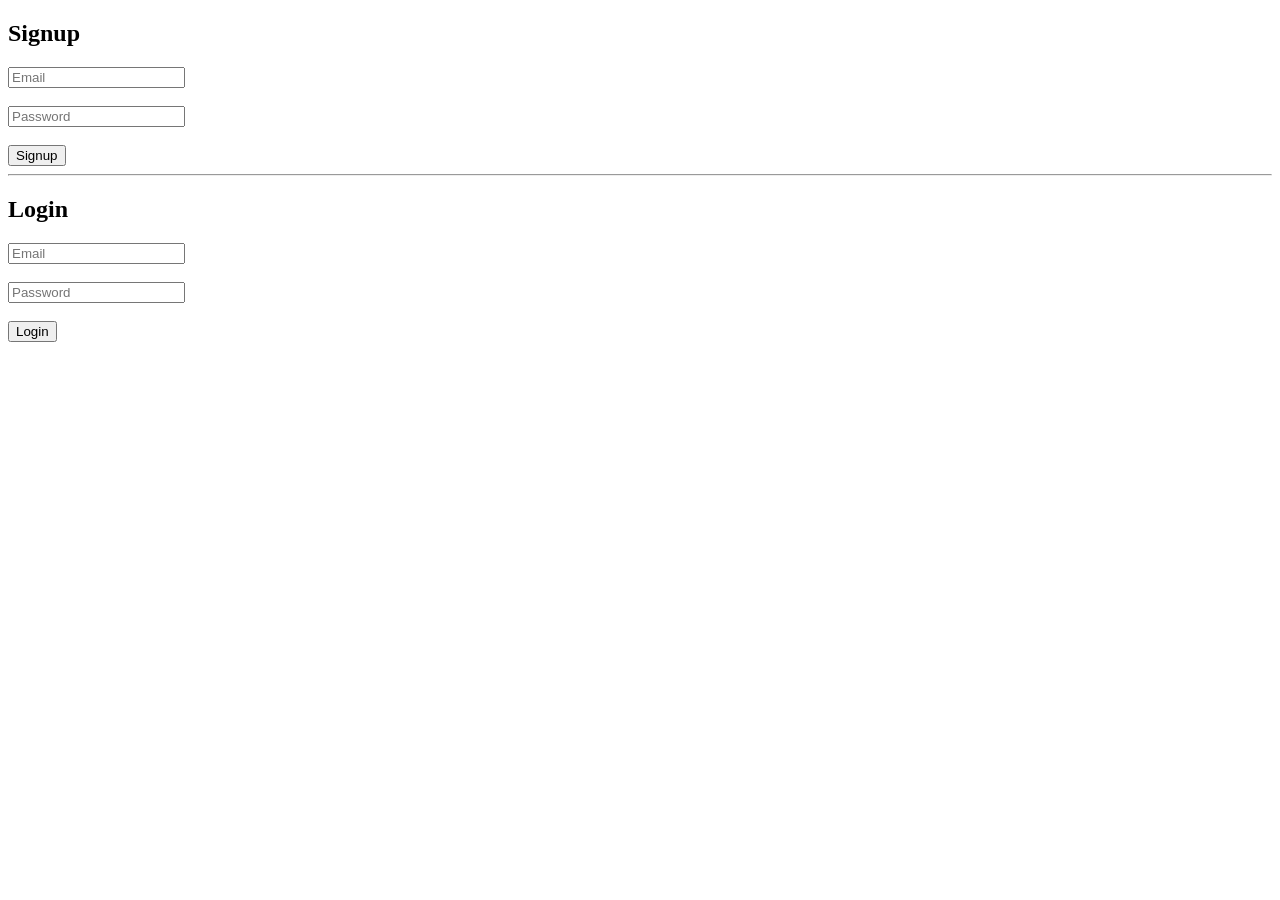
<file: index.html>
<!DOCTYPE html> 
<html> 
<head> 
<title>Login & Signup</title> 
</head> 
<body> 
<h2>Signup</h2> 
<form action="signup.php" method="POST"> 
        <input type="email" name="email" placeholder="Email" 
required><br><br> 
        <input type="password" name="password" placeholder="Password" 
required><br><br> 
        <button type="submit">Signup</button> 
    </form> 
 
    <hr> 
 
    <h2>Login</h2> 
    <form action="login.php" method="POST"> 
        <input type="email" name="email" placeholder="Email" 
required><br><br> 
        <input type="password" name="password" placeholder="Password" 
required><br><br> 
        <button type="submit">Login</button> 
    </form> 
</body> 
</html>
</file>
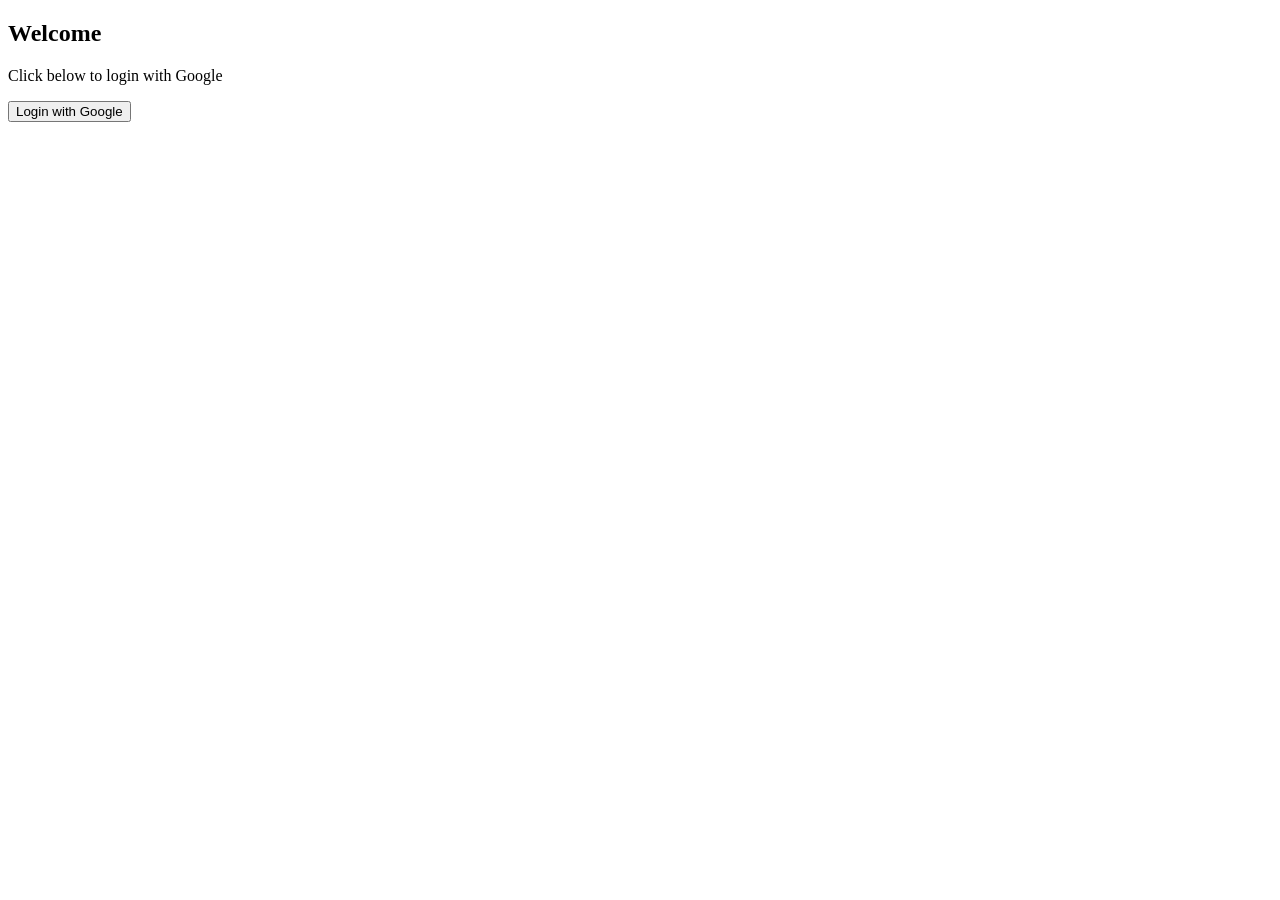
<file: example.html>
<!DOCTYPE html> 
<html> 
<head> 
<title>Google OAuth Demo</title> 
</head> 
<body> 
<h2>Welcome</h2> 
<p>Click below to login with Google</p> 
<a href="project1.php"> 
<button>Login with Google</button> 
</a> 
</body> 
</html>
</file>
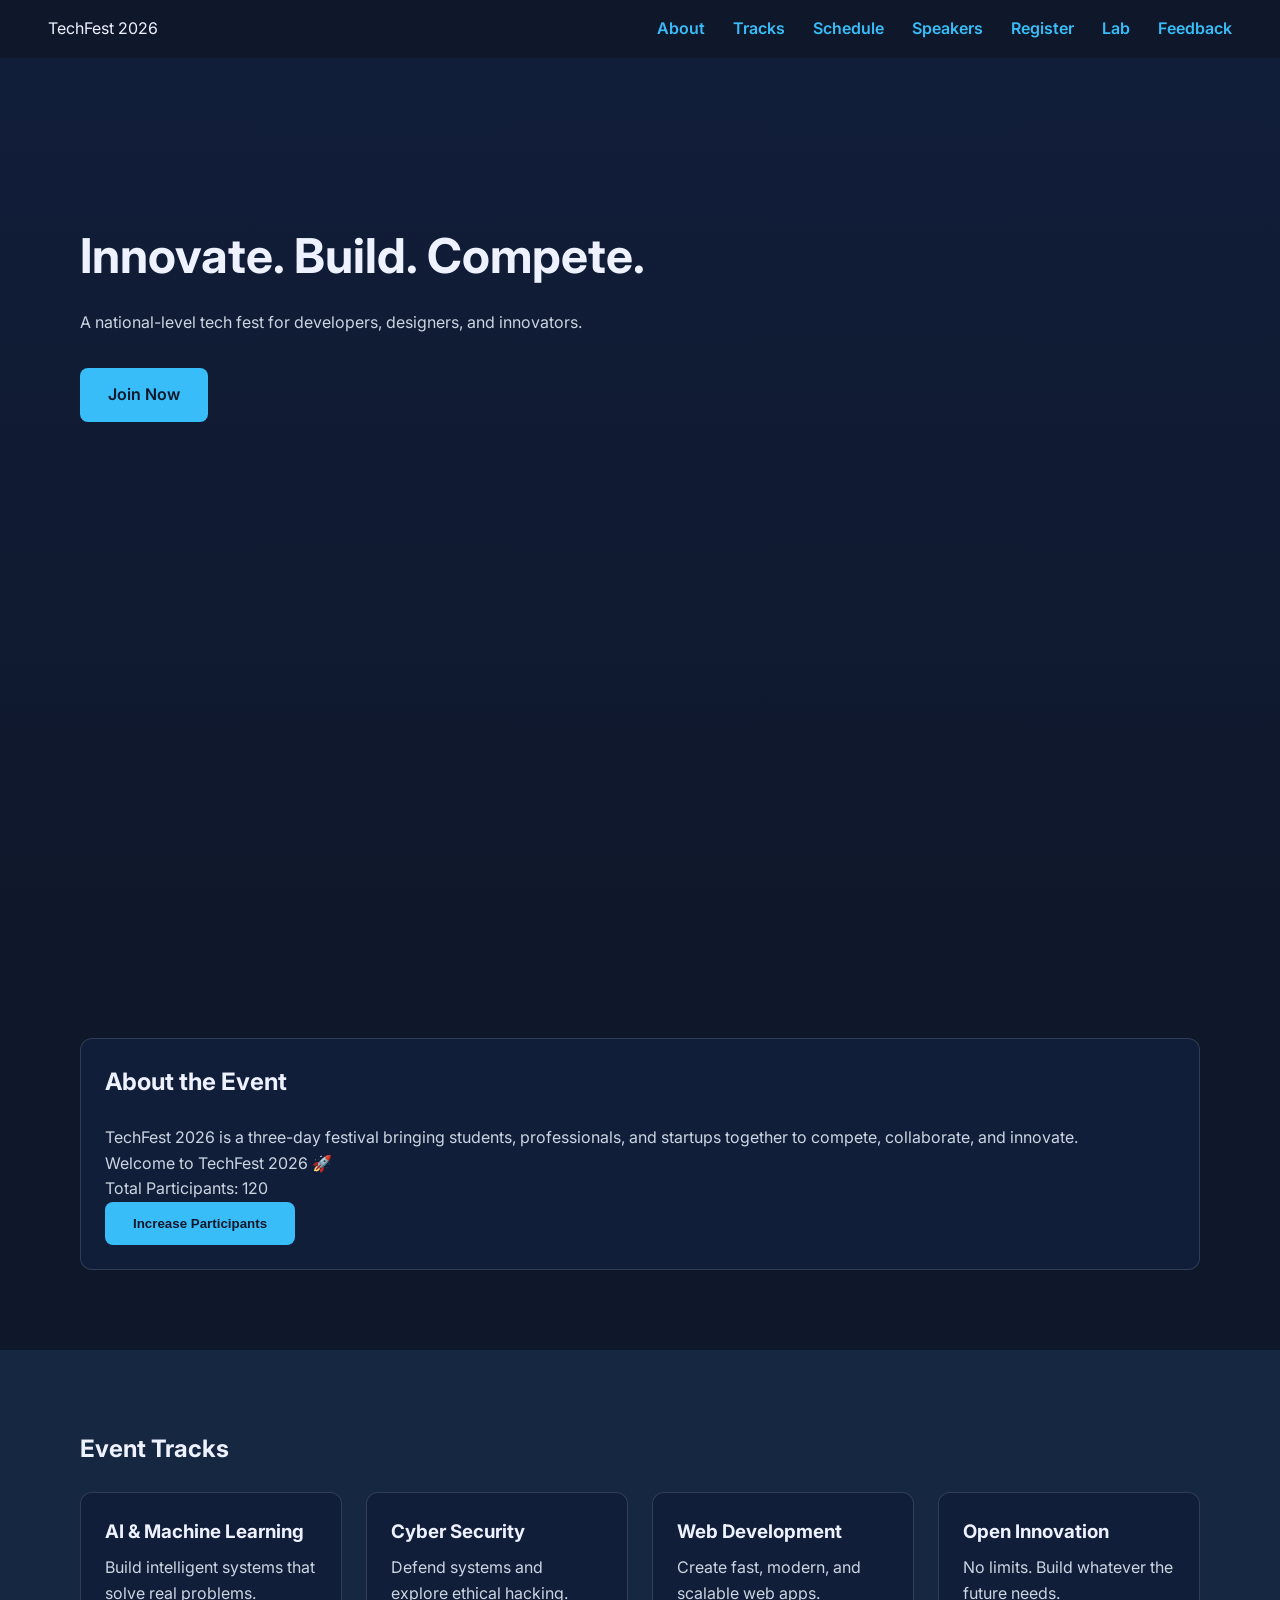
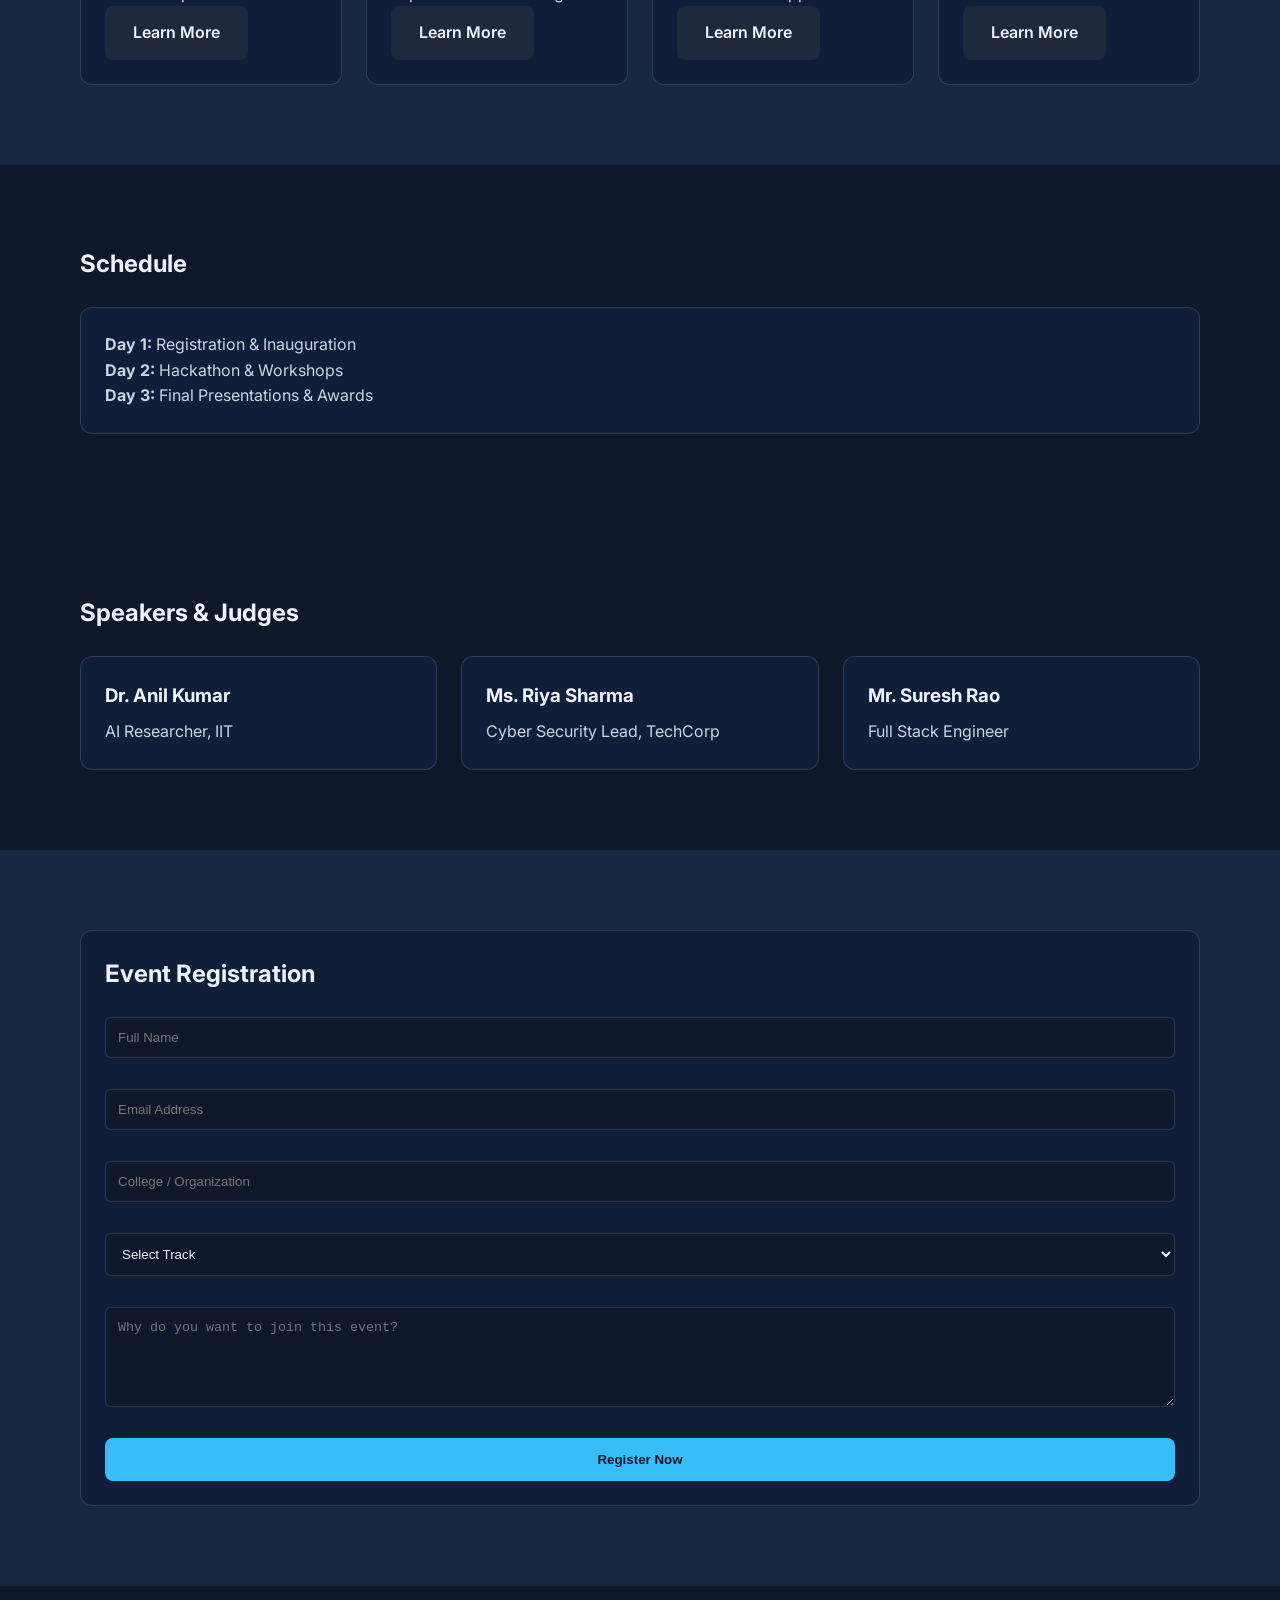
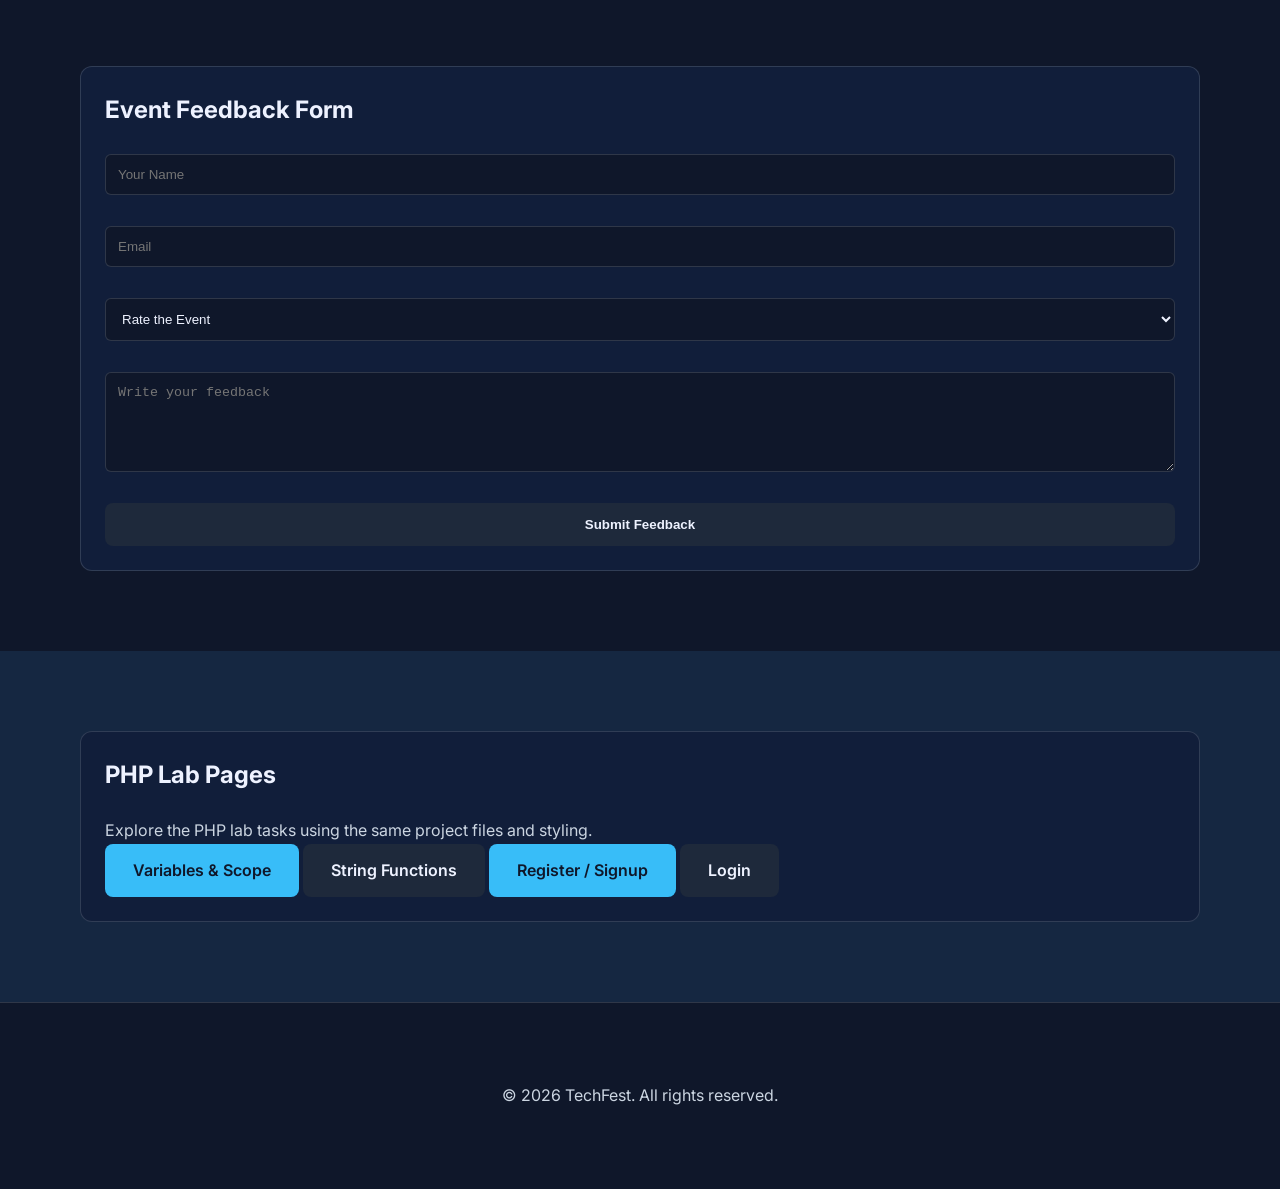
<file: HomePage.html>
<!DOCTYPE html>
<html lang="en">
<head>
<meta charset="UTF-8">
<meta name="viewport" content="width=device-width, initial-scale=1.0">

<title>TechFest 2026</title>

<link href="https://fonts.googleapis.com/css2?family=Inter:wght@400;600;700&display=swap" rel="stylesheet">

<link rel="stylesheet" href="styles.css">

</head>

<body>

<nav class="navbar">
<div class="logo">TechFest 2026</div>

<div class="nav-links">
<a href="#about" class="active">About</a>
<a href="#tracks">Tracks</a>
<a href="#schedule">Schedule</a>
<a href="#speakers">Speakers</a>
<a href="#register">Register</a>
<a href="#lab">Lab</a>
<a href="#feedback">Feedback</a>
</div>
</nav>


<header class="hero">

<div class="hero-content">
<h1>Innovate. Build. Compete.</h1>

<p>A national-level tech fest for developers, designers, and innovators.</p>

<a href="#register" class="btn-primary">Join Now</a>

</div>

</header>



<section id="about" class="section">

<div class="card">

<h2>About the Event</h2>

<p>
TechFest 2026 is a three-day festival bringing students, professionals, and startups together to compete, collaborate, and innovate.
</p>
<p id="eventMessage"></p>
<p>Total Participants: <span id="participantCount"></span></p>

<button class="btn-primary" id="updateCountBtn">
Increase Participants
</button>
</div>

</section>



<section id="tracks" class="section section-accent">

<h2>Event Tracks</h2>

<div class="grid">

<div class="card">
<h3>AI & Machine Learning</h3>
<p>Build intelligent systems that solve real problems.</p>
<a class="btn-secondary" href="#">Learn More</a>
</div>

<div class="card">
<h3>Cyber Security</h3>
<p>Defend systems and explore ethical hacking.</p>
<a class="btn-secondary" href="#">Learn More</a>
</div>

<div class="card">
<h3>Web Development</h3>
<p>Create fast, modern, and scalable web apps.</p>
<a class="btn-secondary" href="#">Learn More</a>
</div>

<div class="card">
<h3>Open Innovation</h3>
<p>No limits. Build whatever the future needs.</p>
<a class="btn-secondary" href="#">Learn More</a>
</div>

</div>

</section>



<section id="schedule" class="section">

<h2>Schedule</h2>

<div class="card">

<p><strong>Day 1:</strong> Registration & Inauguration</p>
<p><strong>Day 2:</strong> Hackathon & Workshops</p>
<p><strong>Day 3:</strong> Final Presentations & Awards</p>

</div>

</section>



<section id="speakers" class="section">

<h2>Speakers & Judges</h2>

<div class="grid">

<div class="card">
<h3>Dr. Anil Kumar</h3>
<p>AI Researcher, IIT</p>
</div>

<div class="card">
<h3>Ms. Riya Sharma</h3>
<p>Cyber Security Lead, TechCorp</p>
</div>

<div class="card">
<h3>Mr. Suresh Rao</h3>
<p>Full Stack Engineer</p>
</div>

</div>

</section>



<section id="register" class="section section-accent">

<div class="card">

<h2>Event Registration</h2>

<form>

<input type="text" placeholder="Full Name">

<input type="email" placeholder="Email Address">

<input type="text" placeholder="College / Organization">

<select>
<option>Select Track</option>
<option>AI & Machine Learning</option>
<option>Cyber Security</option>
<option>Web Development</option>
</select>

<textarea placeholder="Why do you want to join this event?"></textarea>

<button class="btn-primary">Register Now</button>

</form>

</div>

</section>



<section id="feedback" class="section">

<div class="card">

<h2>Event Feedback Form</h2>

<form>

<input type="text" placeholder="Your Name">

<input type="email" placeholder="Email">

<select>
<option>Rate the Event</option>
<option>Excellent</option>
<option>Good</option>
<option>Average</option>
<option>Poor</option>
</select>

<textarea placeholder="Write your feedback"></textarea>

<button class="btn-secondary">Submit Feedback</button>

</form>

</div>

</section>



<section id="lab" class="section section-accent">

<div class="card">

<h2>PHP Lab Pages</h2>

<p>Explore the PHP lab tasks using the same project files and styling.</p>

<p>
<a href="variables_scope.php" class="btn-primary">Variables & Scope</a>
<a href="string_functions.php" class="btn-secondary">String Functions</a>
<a href="mongodb.php?action=signup" class="btn-primary">Register / Signup</a>
<a href="mongodb.php?action=login" class="btn-secondary">Login</a>
</p>

</div>

</section>

<footer class="section">

<p>© 2026 TechFest. All rights reserved.</p>

</footer>
<script src="script.js"></script>
</body>

</html>
</file>
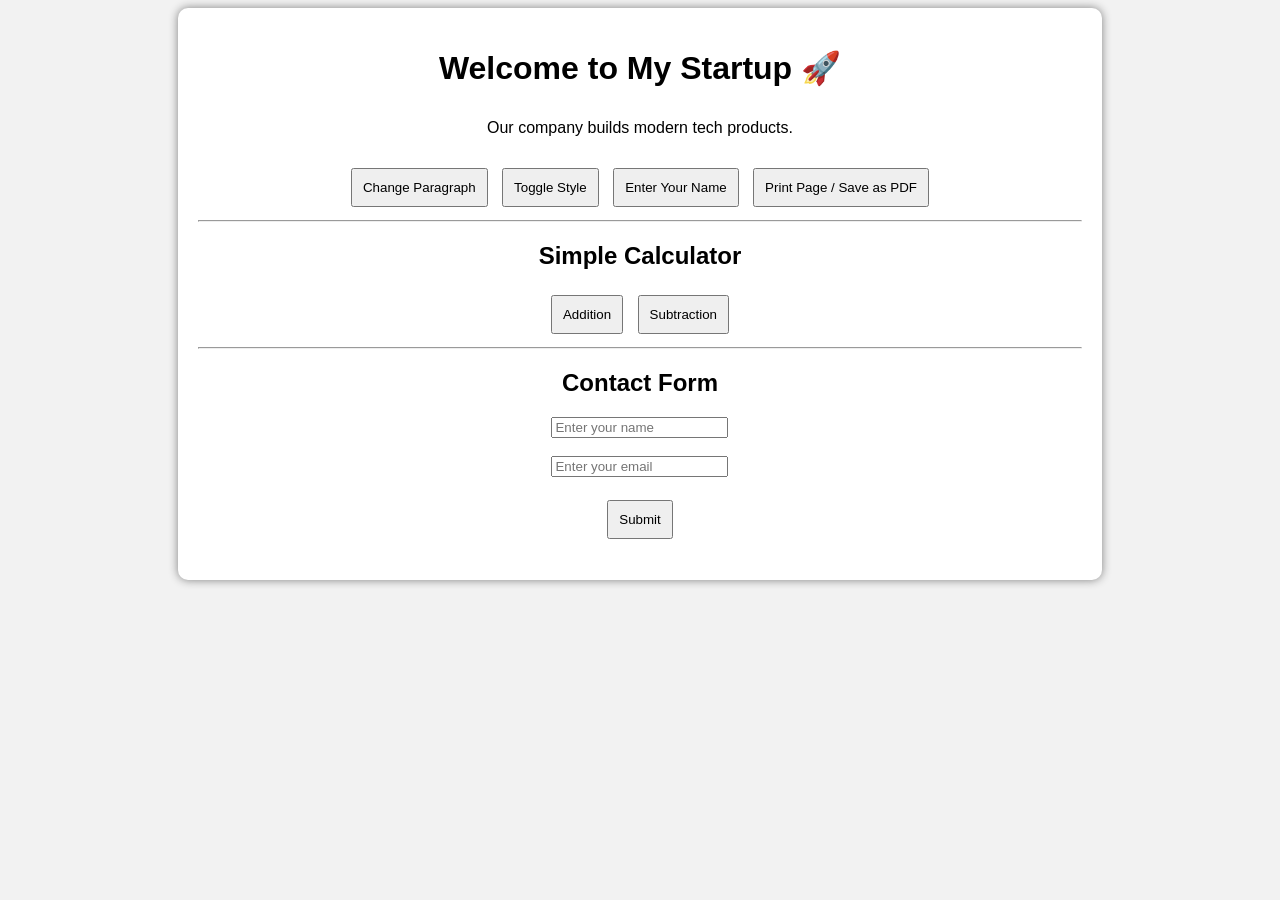
<file: javascrits basics.html>
<!DOCTYPE html>
<html>
<head>
<title>Startup Website - JavaScript Tasks</title>

<style>
body{
font-family: Arial;
background:#f2f2f2;
text-align:center;
}

.container{
width:70%;
margin:auto;
background:white;
padding:20px;
border-radius:10px;
box-shadow:0px 0px 10px gray;
}

button{
padding:10px;
margin:5px;
cursor:pointer;
}

#para{
padding:10px;
}
</style>

</head>

<body>

<div class="container">

<h1 id="title">Welcome to My Startup 🚀</h1>

<p id="para">Our company builds modern tech products.</p>

<button onclick="changeText()">Change Paragraph</button>
<button onclick="toggleStyle()">Toggle Style</button>
<button onclick="askName()">Enter Your Name</button>
<button onclick="printPage()">Print Page / Save as PDF</button>

<hr>

<h2>Simple Calculator</h2>
<button onclick="addNumbers()">Addition</button>
<button onclick="subtractNumbers()">Subtraction</button>

<hr>

<h2>Contact Form</h2>

<form id="contactForm">
<input type="text" id="username" placeholder="Enter your name"><br><br>
<input type="email" id="email" placeholder="Enter your email"><br><br>
<button type="submit">Submit</button>
</form>

<p id="message"></p>

</div>

<script>

// ======================
// TASK 1 : VARIABLES
// ======================

var companyName = "TechNova";
let founder = "Ammu";
const year = 2026;

console.log("Company:", companyName);
console.log("Founder:", founder);
console.log("Year:", year);


// ======================
// TASK 2 : FUNCTIONS
// ======================

function greet(){
console.log("Welcome to our Startup Website!");
}

greet();

const multiply = (a,b) => a*b;

console.log("Multiplication:", multiply(5,4));

function addNumbers(){

let num1 = Number(prompt("Enter first number"));
let num2 = Number(prompt("Enter second number"));

let result = num1 + num2;

alert("Addition Result = " + result);
console.log("Addition:", result);

}

function subtractNumbers(){

let num1 = Number(prompt("Enter first number"));
let num2 = Number(prompt("Enter second number"));

let result = num1 - num2;

alert("Subtraction Result = " + result);
console.log("Subtraction:", result);

}


// ======================
// TASK 3 : BUILT-IN FUNCTIONS
// ======================

alert("Welcome to our Startup Website!");

function askName(){

let name = prompt("Enter your name");

alert("Hello " + name + "! Welcome to our company.");

console.log("User Name:", name);

document.getElementById("title").innerHTML =
"Welcome " + name + " to My Startup 🚀";

}


// ======================
// TASK 4 : HTML MANIPULATION
// ======================

function changeText(){

document.getElementById("para").innerHTML =
"Our startup develops AI, Web Apps, and Cloud Solutions.";

}


// ======================
// TASK 5 : STYLE WITH JAVASCRIPT
// ======================

let styleToggle = false;

function toggleStyle(){

let element = document.getElementById("para");

if(styleToggle){

element.style.color = "black";
element.style.fontSize = "16px";
element.style.background = "white";

}else{

element.style.color = "white";
element.style.fontSize = "20px";
element.style.background = "blue";

}

styleToggle = !styleToggle;

}


// ======================
// TASK 6 : EVENTS
// ======================

let title = document.getElementById("title");

title.onmouseover = function(){
title.style.color = "red";
}

title.onmouseout = function(){
title.style.color = "black";
}

document.getElementById("contactForm").addEventListener("submit", function(event){

event.preventDefault();

let name = document.getElementById("username").value;
let email = document.getElementById("email").value;

if(name === "" || email === ""){
alert("Please fill all fields");
return;
}

console.log("Form submitted");
console.log("Name:", name);
console.log("Email:", email);

document.getElementById("message").innerHTML =
"Thank you " + name + "! We will contact you soon.";

});


// ======================
// TASK 7 : PRINT PAGE
// ======================

function printPage(){
window.print();
}

</script>

</body>
</html>
</file>
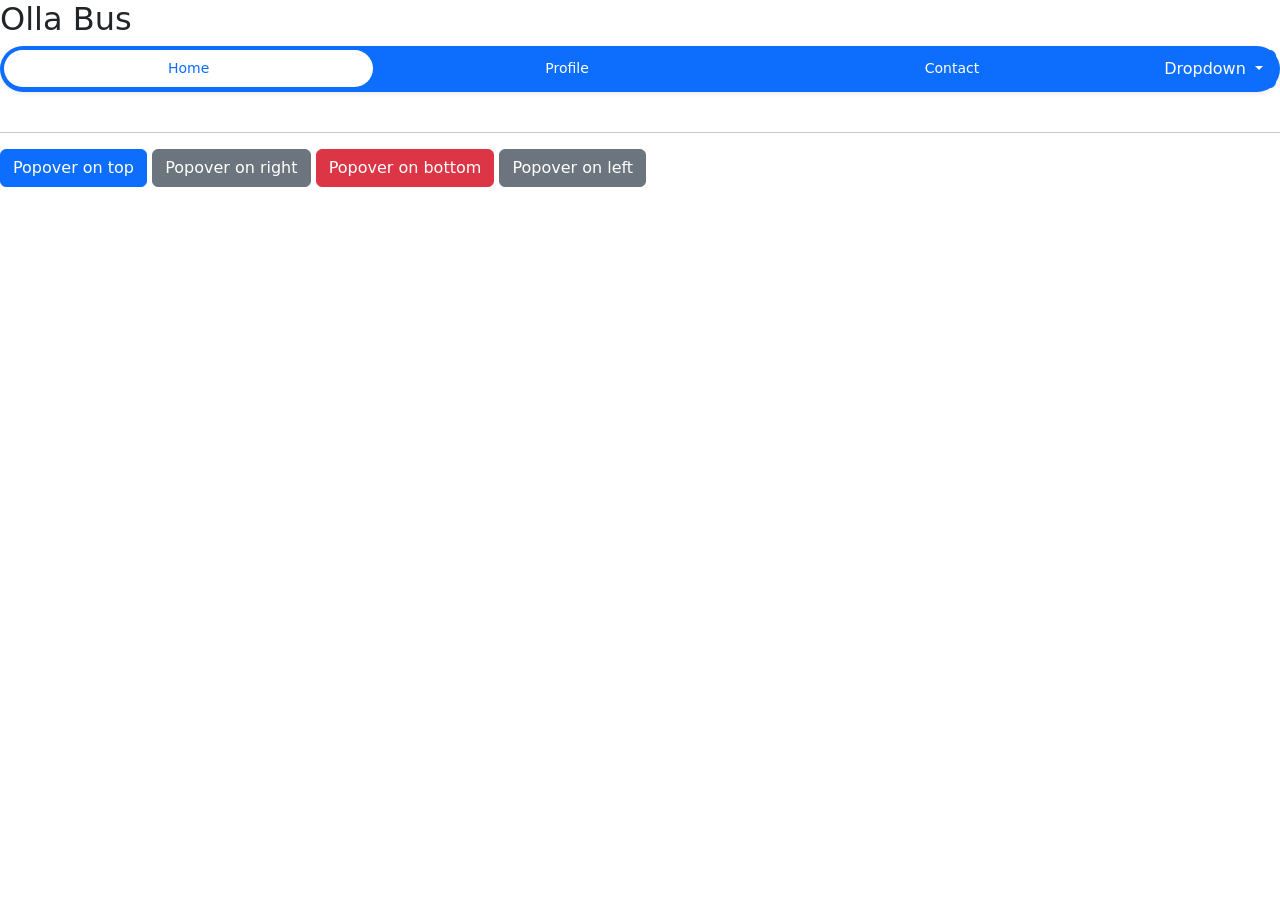
<file: test.html>
<html>
    <head>
       <link href="https://cdn.jsdelivr.net/npm/bootstrap@5.3.8/dist/css/bootstrap.min.css" rel="stylesheet" integrity="sha384-sRIl4kxILFvY47J16cr9ZwB07vP4J8+LH7qKQnuqkuIAvNWLzeN8tE5YBujZqJLB" crossorigin="anonymous">
    
    </head>
    <body>
        
        <script src="https://cdn.jsdelivr.net/npm/bootstrap@5.3.8/dist/js/bootstrap.bundle.min.js" integrity="sha384-FKyoEForCGlyvwx9Hj09JcYn3nv7wiPVlz7YYwJrWVcXK/BmnVDxM+D2scQbITxI" crossorigin="anonymous"></script>
        <h2>Olla Bus</h2>
        <ul class="nav nav-pills nav-fill gap-2 p-1 small bg-primary rounded-5 shadow-sm" id="pillNav2" role="tablist" style="--bs-nav-link-color: var(--bs-white); --bs-nav-pills-link-active-color: var(--bs-primary); --bs-nav-pills-link-active-bg: var(--bs-white);">
        <li class="nav-item" role="presentation">
            <button class="nav-link active rounded-5" id="home-tab2" data-bs-toggle="tab" type="button" role="tab" aria-selected="true">Home</button>
        </li>
        <li class="nav-item" role="presentation">
            <button class="nav-link rounded-5" id="profile-tab2" data-bs-toggle="tab" type="button" role="tab" aria-selected="false">Profile</button>
        </li>
        <li class="nav-item" role="presentation">
            <button class="nav-link rounded-5" id="contact-tab2" data-bs-toggle="tab" type="button" role="tab" aria-selected="false">Contact</button>
        </li>
        <div class="dropdown">
        <button class="btn btn-primary dropdown-toggle" type="button" data-bs-toggle="dropdown" aria-expanded="false">
            Dropdown
        </button>
        <ul class="dropdown-menu">
            <li><button class="dropdown-item" type="button">Dropdown item</button></li>
            <li><button class="dropdown-item" type="button">Dropdown item</button></li>
            <li><button class="dropdown-item" type="button">Dropdown item</button></li>
        </ul>
        </div>
        </ul>
        <br>
        <hr>
        <button type="button" class="btn btn-primary" data-bs-container="body" data-bs-toggle="popover" data-bs-placement="top" data-bs-content="Top popover">
        Popover on top
        </button>
        <button type="button" class="btn btn-secondary" data-bs-container="body" data-bs-toggle="popover" data-bs-placement="right" data-bs-content="Right popover">
        Popover on right
        </button>
        <button type="button" class="btn btn-danger" data-bs-container="body" data-bs-toggle="popover" data-bs-placement="bottom" data-bs-content="Bottom popover">
        Popover on bottom
        </button>
        <button type="button" class="btn btn-secondary" data-bs-container="body" data-bs-toggle="popover" data-bs-placement="left" data-bs-content="Left popover">
        Popover on left
        </button>
        


        <script>
            const popoverTriggerList = document.querySelectorAll('[data-bs-toggle="popover"]')
            const popoverList = [...popoverTriggerList].map(popoverTriggerEl => new bootstrap.Popover(popoverTriggerEl))
        </script>
    </body>
</html>
</file>
<file: styles.css>
/* =========================
   ROOT COLOR SYSTEM
   ========================= */
:root {
  /* Backgrounds */
  --bg-primary: #0f172a;
  --bg-secondary: #111e3a;
  --bg-accent: #152741;

  /* Text */
  --text-primary: #eef2ff;
  --text-secondary: #cbd5e1;
  --text-inverse: #fbbf24;

  /* Accents */
  --accent-primary: #38bdf8;
  --accent-secondary: #60a5fa;
  --accent-dark: #1e3a8a;

  /* Success */
  --success: #22c55e;

  /* Navbar */
  --nav-bg: #0f172a;
  --active-link: #38bdf8;
  --hover-link: #60a5fa;

  /* Buttons */
  --btn-bgprimary: #38bdf8;
  --btn-bgsecondary: #1e293b;
  --btn-textprimary: #0f172a;
  --btn-textsecondary: #eef2ff;
  --btn-hoverprimary: #0ea5e9;
  --btn-hoverbgsecondary: #2563eb;
  --btn-hovertextsecondary: #eef2ff;

  /* Borders */
  --border-default: rgba(226, 232, 240, 0.15);
}

/* =========================
   GLOBAL RESET & BASE
   ========================= */
* {
  margin: 0;
  padding: 0;
  box-sizing: border-box;
}

body {
  font-family: 'Inter', sans-serif;
  background-color: var(--bg-primary);
  color: var(--text-primary);
  line-height: 1.6;
}

/* =========================
   LINKS
   ========================= */
a {
  color: var(--accent-primary);
  text-decoration: none;
}

a:hover {
  color: var(--hover-link);
}

/* =========================
   NAVBAR
   ========================= */
.navbar {
  display: flex;
  justify-content: space-between;
  align-items: center;
  background-color: var(--nav-bg);
  padding: 16px 48px;
  position: sticky;
  top: 0;
  z-index: 100;
}

.navbar a {
  margin-left: 24px;
  font-weight: 600;
}

.navbar a.active {
  color: var(--active-link);
}

/* =========================
   LAYOUT HELPERS
   ========================= */
.section {
  padding: 80px;
}

.section-accent {
  background-color: var(--bg-accent);
}

.grid {
  display: grid;
  grid-template-columns: repeat(auto-fit, minmax(220px, 1fr));
  gap: 24px;
}

/* =========================
   HERO
   ========================= */
.hero {
  min-height: 100vh;
  padding: 40px 80px;
  background: linear-gradient(
    to bottom,
    var(--bg-secondary),
    var(--bg-primary)
  );
}

.hero-content {
  margin-top: 120px;
  max-width: 600px;
}

.hero-content h1 {
  font-size: 3rem;
  margin-bottom: 16px;
}

.hero-content p {
  color: var(--text-secondary);
  margin-bottom: 32px;
}

/* =========================
   BUTTONS
   ========================= */
.btn-primary {
  display: inline-block;
  background-color: var(--btn-bgprimary);
  color: var(--btn-textprimary);
  border: none;
  padding: 14px 28px;
  border-radius: 8px;
  font-weight: 600;
  cursor: pointer;
  transition: all 0.3s ease;
}

.btn-primary:hover {
  background-color: var(--btn-hoverprimary);
}

.btn-secondary {
  display: inline-block;
  background-color: var(--btn-bgsecondary);
  color: var(--btn-textsecondary);
  border: none;
  padding: 14px 28px;
  border-radius: 8px;
  font-weight: 600;
  cursor: pointer;
  transition: all 0.3s ease;
}

.btn-secondary:hover {
  background-color: var(--btn-hoverbgsecondary);
  color: var(--btn-hovertextsecondary);
}

/* =========================
   CARDS
   ========================= */
.card {
  background-color: var(--bg-secondary);
  border: 1px solid var(--border-default);
  border-radius: 12px;
  padding: 24px;
}

/* =========================
   TYPOGRAPHY
   ========================= */
h1, h2, h3 {
  color: var(--text-primary);
}

h2 {
  margin-bottom: 24px;
}

h3 {
  margin-bottom: 8px;
}

p {
  color: var(--text-secondary);
}

.highlight {
  color: var(--accent-primary);
}

.success-text {
  color: var(--success);
}

/* =========================
   FORMS
   ========================= */
input,
textarea,
select {
  width: 100%;
  background-color: var(--bg-primary);
  color: var(--text-primary);
  border: 1px solid var(--border-default);
  padding: 12px;
  border-radius: 6px;
  margin-bottom: 16px;
}

input:focus,
textarea:focus,
select:focus {
  outline: none;
  border-color: var(--accent-primary);
}

/* =========================
   FOOTER
   ========================= */
footer {
  text-align: center;
  border-top: 1px solid var(--border-default);
  padding: 24px 0;
}

footer p {
  color: var(--text-secondary);
}

/* =========================
   RESPONSIVE
   ========================= */
@media (max-width: 768px) {
  .section {
    padding: 48px 24px;
  }

  .hero {
    padding: 32px 24px;
  }

  .hero-content h1 {
    font-size: 2.2rem;
  }

  .navbar {
    flex-direction: column;
    align-items: flex-start;
  }

  .navbar a {
    margin-left: 0;
    margin-top: 12px;
  }
}
/* CARD HOVER EFFECT */

.card:hover{
transform: translateY(-5px);
box-shadow: 0 10px 30px rgba(0,0,0,0.3);
transition: 0.3s;
}


/* BUTTON HOVER ANIMATION */

.btn-primary:hover{
transform: scale(1.05);
}


.btn-secondary:hover{
transform: scale(1.05);
}


/* FORM LAYOUT */

form{
display:flex;
flex-direction:column;
gap:15px;
}


/* TEXTAREA */

textarea{
min-height:100px;
resize:vertical;
}


/* INPUT HOVER */

input:hover,
select:hover,
textarea:hover{
border-color: var(--accent-secondary);
}


/* FOCUS EFFECT */

input:focus,
select:focus,
textarea:focus{
box-shadow:0 0 6px var(--accent-primary);
}
</file>
